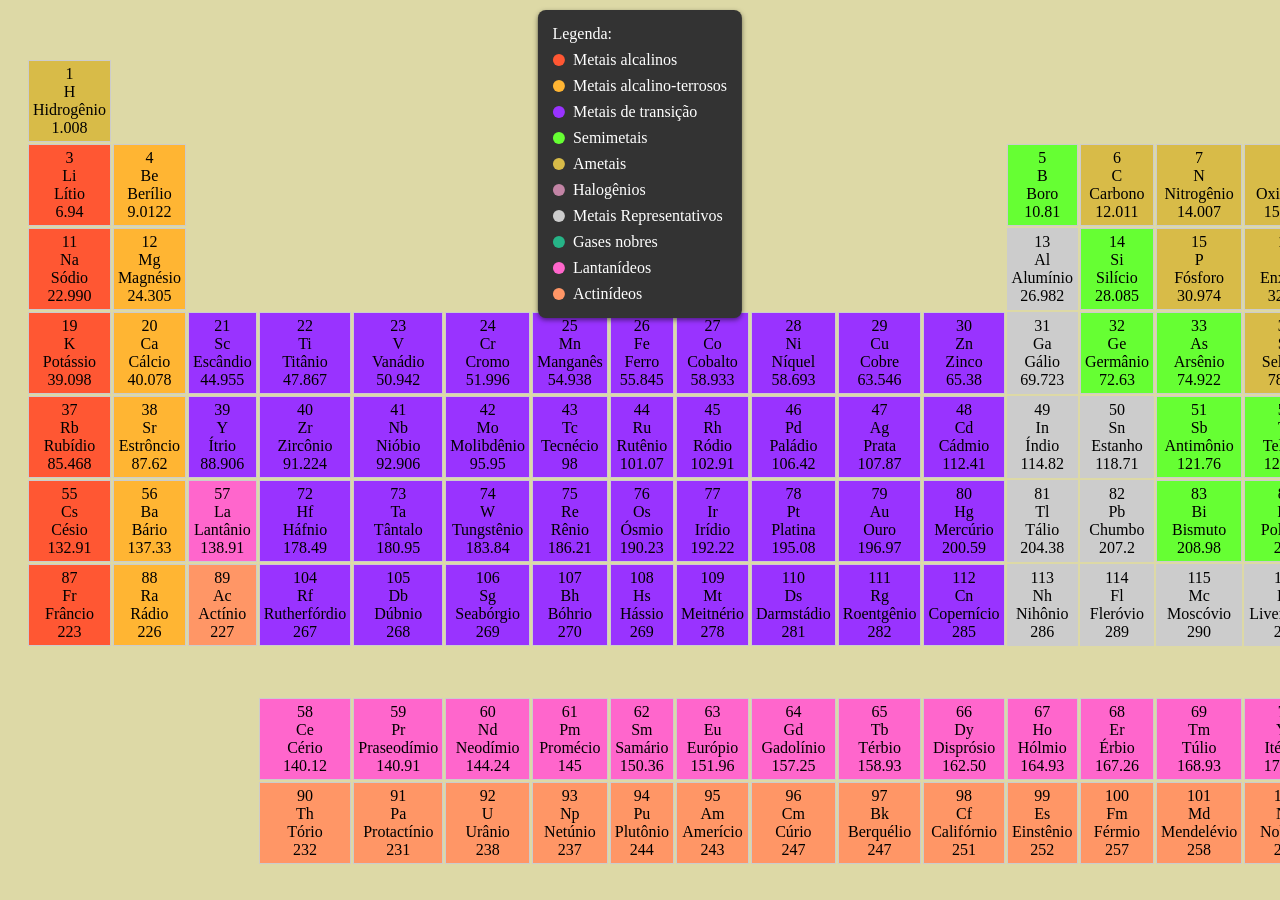
<file: PROJETO QUI/tabela periodica/index.html>
<!DOCTYPE html>
<html lang="pt-br">
<head>
    <meta charset="UTF-8">
    <meta name="viewport" content="width=device-width, initial-scale=1.0">
    <title>Tabela Periodica</title>
    <link rel="stylesheet" href="style.css">
    <link rel="icon" type="imagem/jpg" href="/tabela periodica/pngwing.com (5).png">
</head>
<body>
    
    <div class="container">
        <div class="hid">
            <div class="number">1</div>
            <div class="symbol">H</div>
            <div class="name">Hidrogênio</div>
            <div class="mass">1.008</div>
        </div>
        <div class="helio">
            <div class="number">2</div>
            <div class="symbol">He</div>
            <div class="name">Hélio</div>
            <div class="mass">4.0026</div>
        </div>
        <div class="litio">
            <div class="number">3</div>
            <div class="symbol">Li</div>
            <div class="name">Lítio</div>
            <div class="mass">6.94</div>
        </div>
        <div class="element">
            <div class="number">4</div>
            <div class="symbol">Be</div>
            <div class="name">Berílio</div>
            <div class="mass">9.0122</div>
        </div>
        
        <div class="boro">
            <div class="number">5</div>
            <div class="symbol">B</div>
            <div class="name">Boro</div>
            <div class="mass">10.81</div>
        </div>
        <div class="element">
            <div class="number">6</div>
            <div class="symbol">C</div>
            <div class="name">Carbono</div>
            <div class="mass">12.011</div>
        </div>
        <div class="element">
            <div class="number">7</div>
            <div class="symbol">N</div>
            <div class="name">Nitrogênio</div>
            <div class="mass">14.007</div>
        </div>
        <div class="element">
            <div class="number">8</div>
            <div class="symbol">O</div>
            <div class="name">Oxigênio</div>
            <div class="mass">15.999</div>
        </div>
        <div class="element">
            <div class="number">9</div>
            <div class="symbol">F</div>
            <div class="name">Flúor</div>
            <div class="mass">18.998</div>
        </div>
        <div class="element">
            <div class="number">10</div>
            <div class="symbol">Ne</div>
            <div class="name">Neônio</div>
            <div class="mass">20.180</div>
        </div>
        <div class="sodio">
            <div class="number">11</div>
            <div class="symbol">Na</div>
            <div class="name">Sódio</div>
            <div class="mass">22.990</div>
        </div>
        <div class="element">
            <div class="number">12</div>
            <div class="symbol">Mg</div>
            <div class="name">Magnésio</div>
            <div class="mass">24.305</div>
        </div>
        <div class="aluminio">
            <div class="number">13</div>
            <div class="symbol">Al</div>
            <div class="name">Alumínio</div>
            <div class="mass">26.982</div>
        </div>
        <div class="element">
            <div class="number">14</div>
            <div class="symbol">Si</div>
            <div class="name">Silício</div>
            <div class="mass">28.085</div>
        </div>
        <div class="element">
            <div class="number">15</div>
            <div class="symbol">P</div>
            <div class="name">Fósforo</div>
            <div class="mass">30.974</div>
        </div>
        <div class="element">
            <div class="number">16</div>
            <div class="symbol">S</div>
            <div class="name">Enxofre</div>
            <div class="mass">32.06</div>
        </div>
        <div class="element">
            <div class="number">17</div>
            <div class="symbol">Cl</div>
            <div class="name">Cloro</div>
            <div class="mass">35.45</div>
        </div>
        <div class="element">
            <div class="number">18</div>
            <div class="symbol">Ar</div>
            <div class="name">Argônio</div>
            <div class="mass">39.948</div>
        </div>
        <div class="potassio">
            <div class="number">19</div>
            <div class="symbol">K</div>
            <div class="name">Potássio</div>
            <div class="mass">39.098</div>
        </div>
        <div class="element">
            <div class="number">20</div>
            <div class="symbol">Ca</div>
            <div class="name">Cálcio</div>
            <div class="mass">40.078</div>
        </div>
        <div class="element">
            <div class="number">21</div>
            <div class="symbol">Sc</div>
            <div class="name">Escândio</div>
            <div class="mass">44.955</div>
        </div>
        <div class="element">
            <div class="number">22</div>
            <div class="symbol">Ti</div>
            <div class="name">Titânio</div>
            <div class="mass">47.867</div>
        </div>
        <div class="element">
            <div class="number">23</div>
            <div class="symbol">V</div>
            <div class="name">Vanádio</div>
            <div class="mass">50.942</div>
        </div>
        <div class="element">
            <div class="number">24</div>
            <div class="symbol">Cr</div>
            <div class="name">Cromo</div>
            <div class="mass">51.996</div>
        </div>
        <div class="element">
            <div class="number">25</div>
            <div class="symbol">Mn</div>
            <div class="name">Manganês</div>
            <div class="mass">54.938</div>
        </div>
        <div class="element">
            <div class="number">26</div>
            <div class="symbol">Fe</div>
            <div class="name">Ferro</div>
            <div class="mass">55.845</div>
        </div>
        <div class="element">
            <div class="number">27</div>
            <div class="symbol">Co</div>
            <div class="name">Cobalto</div>
            <div class="mass">58.933</div>
        </div>
        <div class="element">
            <div class="number">28</div>
            <div class="symbol">Ni</div>
            <div class="name">Níquel</div>
            <div class="mass">58.693</div>
        </div>
        <div class="element">
            <div class="number">29</div>
            <div class="symbol">Cu</div>
            <div class="name">Cobre</div>
            <div class="mass">63.546</div>
        </div>
        <div class="element">
            <div class="number">30</div>
            <div class="symbol">Zn</div>
            <div class="name">Zinco</div>
            <div class="mass">65.38</div>
        </div>
        <div class="element">
            <div class="number">31</div>
            <div class="symbol">Ga</div>
            <div class="name">Gálio</div>
            <div class="mass">69.723</div>
        </div>
        <div class="element">
            <div class="number">32</div>
            <div class="symbol">Ge</div>
            <div class="name">Germânio</div>
            <div class="mass">72.63</div>
        </div>
        <div class="element">
            <div class="number">33</div>
            <div class="symbol">As</div>
            <div class="name">Arsênio</div>
            <div class="mass">74.922</div>
        </div>
        <div class="element">
            <div class="number">34</div>
            <div class="symbol">Se</div>
            <div class="name">Selênio</div>
            <div class="mass">78.96</div>
        </div>
        <div class="element">
            <div class="number">35</div>
            <div class="symbol">Br</div>
            <div class="name">Bromo</div>
            <div class="mass">79.904</div>
        </div>
        <div class="criptonio">
            <div class="number">36</div>
            <div class="symbol">Kr</div>
            <div class="name">Criptônio</div>
            <div class="mass">83.798</div>
        </div>
        <div class="rubidio">
            <div class="number">37</div>
            <div class="symbol">Rb</div>
            <div class="name">Rubídio</div>
            <div class="mass">85.468</div>
        </div>
        <div class="element">
            <div class="number">38</div>
            <div class="symbol">Sr</div>
            <div class="name">Estrôncio</div>
            <div class="mass">87.62</div>
        </div>
        <div class="element">
            <div class="number">39</div>
            <div class="symbol">Y</div>
            <div class="name">Ítrio</div>
            <div class="mass">88.906</div>
        </div>
        <div class="element">
            <div class="number">40</div>
            <div class="symbol">Zr</div>
            <div class="name">Zircônio</div>
            <div class="mass">91.224</div>
        </div>
        <div class="element">
            <div class="number">41</div>
            <div class="symbol">Nb</div>
            <div class="name">Nióbio</div>
            <div class="mass">92.906</div>
        </div>
        <div class="element">
            <div class="number">42</div>
            <div class="symbol">Mo</div>
            <div class="name">Molibdênio</div>
            <div class="mass">95.95</div>
        </div>
        <div class="element">
            <div class="number">43</div>
            <div class="symbol">Tc</div>
            <div class="name">Tecnécio</div>
            <div class="mass">98</div>
        </div>
        <div class="element">
            <div class="number">44</div>
            <div class="symbol">Ru</div>
            <div class="name">Rutênio</div>
            <div class="mass">101.07</div>
        </div>
        <div class="element">
            <div class="number">45</div>
            <div class="symbol">Rh</div>
            <div class="name">Ródio</div>
            <div class="mass">102.91</div>
        </div>
        <div class="element">
            <div class="number">46</div>
            <div class="symbol">Pd</div>
            <div class="name">Paládio</div>
            <div class="mass">106.42</div>
        </div>
        <div class="element">
            <div class="number">47</div>
            <div class="symbol">Ag</div>
            <div class="name">Prata</div>
            <div class="mass">107.87</div>
        </div>
        <div class="element">
            <div class="number">48</div>
            <div class="symbol">Cd</div>
            <div class="name">Cádmio</div>
            <div class="mass">112.41</div>
        </div>
        <div class="element">
            <div class="number">49</div>
            <div class="symbol">In</div>
            <div class="name">Índio</div>
            <div class="mass">114.82</div>
        </div>
        <div class="element">
            <div class="number">50</div>
            <div class="symbol">Sn</div>
            <div class="name">Estanho</div>
            <div class="mass">118.71</div>
        </div>
        <div class="element">
            <div class="number">51</div>
            <div class="symbol">Sb</div>
            <div class="name">Antimônio</div>
            <div class="mass">121.76</div>
        </div>
        <div class="element">
            <div class="number">52</div>
            <div class="symbol">Te</div>
            <div class="name">Telúrio</div>
            <div class="mass">127.60</div>
        </div>

        <div class="element">
            <div class="number">53</div>
            <div class="symbol">I</div>
            <div class="name">Iodo</div>
            <div class="mass">126.90</div>
        </div>
        <div class="element">
            <div class="number">54</div>
            <div class="symbol">Xe</div>
            <div class="name">Xenônio</div>
            <div class="mass">131.29</div>
        </div>
        <div class="cesio">
            <div class="number">55</div>
            <div class="symbol">Cs</div>
            <div class="name">Césio</div>
            <div class="mass">132.91</div>
        </div>
        <div class="element">
            <div class="number">56</div>
            <div class="symbol">Ba</div>
            <div class="name">Bário</div>
            <div class="mass">137.33</div>
        </div>
        <div class="element">
            <div class="number">57</div>
            <div class="symbol">La</div>
            <div class="name">Lantânio</div>
            <div class="mass">138.91</div>
        </div>
        
        <div class="element">
            <div class="number">72</div>
            <div class="symbol">Hf</div>
            <div class="name">Háfnio</div>
            <div class="mass">178.49</div>
        </div>
        <div class="element">
            <div class="number">73</div>
            <div class="symbol">Ta</div>
            <div class="name">Tântalo</div>
            <div class="mass">180.95</div>
        </div>
        <div class="element">
            <div class="number">74</div>
            <div class="symbol">W</div>
            <div class="name">Tungstênio</div>
            <div class="mass">183.84</div>
        </div>
        <div class="element">
            <div class="number">75</div>
            <div class="symbol">Re</div>
            <div class="name">Rênio</div>
            <div class="mass">186.21</div>
        </div>
        <div class="element">
            <div class="number">76</div>
            <div class="symbol">Os</div>
            <div class="name">Ósmio</div>
            <div class="mass">190.23</div>
        </div>
        <div class="element">
            <div class="number">77</div>
            <div class="symbol">Ir</div>
            <div class="name">Irídio</div>
            <div class="mass">192.22</div>
        </div>
        <div class="element">
            <div class="number">78</div>
            <div class="symbol">Pt</div>
            <div class="name">Platina</div>
            <div class="mass">195.08</div>
        </div>
        <div class="element">
            <div class="number">79</div>
            <div class="symbol">Au</div>
            <div class="name">Ouro</div>
            <div class="mass">196.97</div>
        </div>
        <div class="element">
            <div class="number">80</div>
            <div class="symbol">Hg</div>
            <div class="name">Mercúrio</div>
            <div class="mass">200.59</div>
        </div>
        <div class="element">
            <div class="number">81</div>
            <div class="symbol">Tl</div>
            <div class="name">Tálio</div>
            <div class="mass">204.38</div>
        </div>
        <div class="element">
            <div class="number">82</div>
            <div class="symbol">Pb</div>
            <div class="name">Chumbo</div>
            <div class="mass">207.2</div>
        </div>
        <div class="element">
            <div class="number">83</div>
            <div class="symbol">Bi</div>
            <div class="name">Bismuto</div>
            <div class="mass">208.98</div>
        </div>
        <div class="element">
            <div class="number">84</div>
            <div class="symbol">Po</div>
            <div class="name">Polônio</div>
            <div class="mass">209</div>
        </div>
        <div class="element">
            <div class="number">85</div>
            <div class="symbol">At</div>
            <div class="name">Astato</div>
            <div class="mass">210</div>
        </div>
        <div class="element">
            <div class="number">86</div>
            <div class="symbol">Rn</div>
            <div class="name">Radônio</div>
            <div class="mass">222</div>
        </div>
        <div class="francio">
            <div class="number">87</div>
            <div class="symbol">Fr</div>
            <div class="name">Frâncio</div>
            <div class="mass">223</div>
        </div>
        <div class="element">
            <div class="number">88</div>
            <div class="symbol">Ra</div>
            <div class="name">Rádio</div>
            <div class="mass">226</div>
        </div>
        <div class="element">
            <div class="number">89</div>
            <div class="symbol">Ac</div>
            <div class="name">Actínio</div>
            <div class="mass">227</div>
        </div>
        <div class="element">
            <div class="number">104</div>
            <div class="symbol">Rf</div>
            <div class="name">Rutherfórdio</div>
            <div class="mass">267</div>
        </div>
        <div class="element">
            <div class="number">105</div>
            <div class="symbol">Db</div>
            <div class="name">Dúbnio</div>
            <div class="mass">268</div>
        </div>
        <div class="element">
            <div class="number">106</div>
            <div class="symbol">Sg</div>
            <div class="name">Seabórgio</div>
            <div class="mass">269</div>
        </div>
        <div class="element">
            <div class="number">107</div>
            <div class="symbol">Bh</div>
            <div class="name">Bóhrio</div>
            <div class="mass">270</div>
        </div>
        <div class="element">
            <div class="number">108</div>
            <div class="symbol">Hs</div>
            <div class="name">Hássio</div>
            <div class="mass">269</div>
        </div>
        <div class="element">
            <div class="number">109</div>
            <div class="symbol">Mt</div>
            <div class="name">Meitnério</div>
            <div class="mass">278</div>
        </div>
        <div class="element">
            <div class="number">110</div>
            <div class="symbol">Ds</div>
            <div class="name">Darmstádio</div>
            <div class="mass">281</div>
        </div>
        <div class="element">
            <div class="number">111</div>
            <div class="symbol">Rg</div>
            <div class="name">Roentgênio</div>
            <div class="mass">282</div>
        </div>
        <div class="element">
            <div class="number">112</div>
            <div class="symbol">Cn</div>
            <div class="name">Copernício</div>
            <div class="mass">285</div>
        </div>
        <div class="element">
            <div class="number">113</div>
            <div class="symbol">Nh</div>
            <div class="name">Nihônio</div>
            <div class="mass">286</div>
        </div>
        <div class="element">
            <div class="number">114</div>
            <div class="symbol">Fl</div>
            <div class="name">Fleróvio</div>
            <div class="mass">289</div>
        </div>
        <div class="element">
            <div class="number">115</div>
            <div class="symbol">Mc</div>
            <div class="name">Moscóvio</div>
            <div class="mass">290</div>
        </div>
        <div class="element">
            <div class="number">116</div>
            <div class="symbol">Lv</div>
            <div class="name">Livermório</div>
            <div class="mass">293</div>
        </div>
        <div class="element">
            <div class="number">117</div>
            <div class="symbol">Ts</div>
            <div class="name">Tenessino</div>
            <div class="mass">294</div>
        </div>
        <div class="oga">
            <div class="number">118</div>
            <div class="symbol">Og</div>
            <div class="name">Oganesónio</div>
            <div class="mass">294</div
        </div>
    </div>
        
        <div class="cerio">
            <div class="number">58</div>
            <div class="symbol">Ce</div>
            <div class="name">Cério</div>
            <div class="mass">140.12</div>
                
        </div>
        <div class="element">
            <div class="number">59</div>
            <div class="symbol">Pr</div>
            <div class="name">Praseodímio</div>
            <div class="mass">140.91</div>
        </div>
        <div class="element">
            <div class="number">60</div>
            <div class="symbol">Nd</div>
            <div class="name">Neodímio</div>
            <div class="mass">144.24</div>
        </div>
        <div class="element">
            <div class="number">61</div>
            <div class="symbol">Pm</div>
            <div class="name">Promécio</div>
            <div class="mass">145</div>
        </div>
        <div class="element">
            <div class="number">62</div>
            <div class="symbol">Sm</div>
            <div class="name">Samário</div>
            <div class="mass">150.36</div>
        </div>
        <div class="element">
            <div class="number">63</div>
            <div class="symbol">Eu</div>
            <div class="name">Európio</div>
            <div class="mass">151.96</div>
        </div>
        <div class="element">
            <div class="number">64</div>
            <div class="symbol">Gd</div>
            <div class="name">Gadolínio</div>
            <div class="mass">157.25</div>
        </div>
        <div class="element">
            <div class="number">65</div>
            <div class="symbol">Tb</div>
            <div class="name">Térbio</div>
            <div class="mass">158.93</div>
        </div>
        <div class="element">
            <div class="number">66</div>
            <div class="symbol">Dy</div>
            <div class="name">Disprósio</div>
            <div class="mass">162.50</div>
        </div>
        <div class="element">
            <div class="number">67</div>
            <div class="symbol">Ho</div>
            <div class="name">Hólmio</div>
            <div class="mass">164.93</div>
        </div>
        <div class="element">
            <div class="number">68</div>
            <div class="symbol">Er</div>
            <div class="name">Érbio</div>
            <div class="mass">167.26</div>
        </div>
        <div class="element">
            <div class="number">69</div>
            <div class="symbol">Tm</div>
            <div class="name">Túlio</div>
            <div class="mass">168.93</div>
        </div>
        <div class="element">
            <div class="number">70</div>
            <div class="symbol">Yb</div>
            <div class="name">Itérbio</div>
            <div class="mass">173.05</div>
        </div>
        <div class="lutecio">
            <div class="number">71</div>
            <div class="symbol">Lu</div>
            <div class="name">Lutécio</div>
            <div class="mass">174.97</div>
        </div>
        <div class="torio">
            <div class="number">90</div>
            <div class="symbol">Th</div>
            <div class="name">Tório</div>
            <div class="mass">232</div>
        </div>
        <div class="element">
            <div class="number">91</div>
            <div class="symbol">Pa</div>
            <div class="name">Protactínio</div>
            <div class="mass">231</div>
        </div>
        <div class="element">
            <div class="number">92</div>
            <div class="symbol">U</div>
            <div class="name">Urânio</div>
            <div class="mass">238</div>
        </div>
        <div class="element">
            <div class="number">93</div>
            <div class="symbol">Np</div>
            <div class="name">Netúnio</div>
            <div class="mass">237</div>
        </div>
        <div class="element">
            <div class="number">94</div>
            <div class="symbol">Pu</div>
            <div class="name">Plutônio</div>
            <div class="mass">244</div>
        </div>
        <div class="element">
            <div class="number">95</div>
            <div class="symbol">Am</div>
            <div class="name">Amerício</div>
            <div class="mass">243</div>
        </div>
        <div class="element">
            <div class="number">96</div>
            <div class="symbol">Cm</div>
            <div class="name">Cúrio</div>
            <div class="mass">247</div>
        </div>
        <div class="element">
            <div class="number">97</div>
            <div class="symbol">Bk</div>
            <div class="name">Berquélio</div>
            <div class="mass">247</div>
        </div>
        <div class="element">
            <div class="number">98</div>
            <div class="symbol">Cf</div>
            <div class="name">Califórnio</div>
            <div class="mass">251</div>
        </div>
        <div class="element">
            <div class="number">99</div>
            <div class="symbol">Es</div>
            <div class="name">Einstênio</div>
            <div class="mass">252</div>
        </div>
        <div class="element">
            <div class="number">100</div>
            <div class="symbol">Fm</div>
            <div class="name">Férmio</div>
            <div class="mass">257</div>
        </div>
        <div class="element">
            <div class="number">101</div>
            <div class="symbol">Md</div>
            <div class="name">Mendelévio</div>
            <div class="mass">258</div>
        </div>
        <div class="element">
            <div class="number">102</div>
            <div class="symbol">No</div>
            <div class="name">Nobélio</div>
            <div class="mass">259</div>
        </div>
        <div class="element">
            <div class="number">103</div>
            <div class="symbol">Lr</div>
            <div class="name">Laurêncio</div>
            <div class="mass">262</div>
        </div>



    </div>

    <div id="legenda" class="legenda">
        <ul>
            <li>Legenda:</li>
            <li><span class="circle alcalino"></span> Metais alcalinos</li>
            <li><span class="circle alcalinoterroso"></span> Metais alcalino-terrosos</li>
            <li><span class="circle transicao"></span> Metais de transição</li>
            <li><span class="circle semi-metais"></span> Semimetais</li>
            <li><span class="circle ametais"></span> Ametais </li>
            <li><span class="circle halogenios"></span> Halogênios</li>
            <li><span class="circle represent"></span> Metais Representativos</li>
            <li><span class="circle gasesnobres"></span> Gases nobres</li>
            <li><span class="circle lantanideos"></span> Lantanídeos</li>
            <li><span class="circle actinideos"></span> Actinídeos</li>
            
        </ul>
    </div>
    <script src="script.js" ></script>
</body>
</html>
</file>
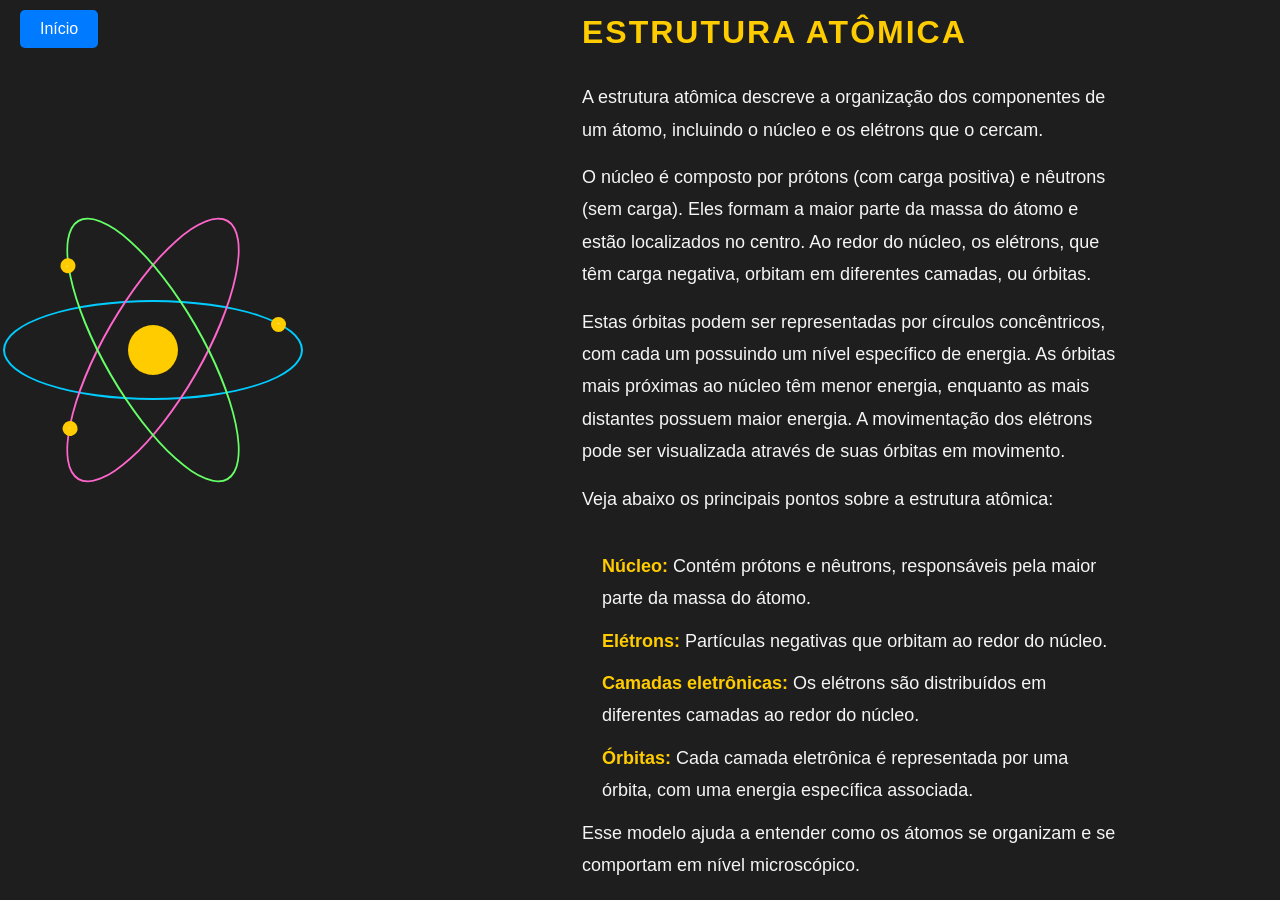
<file: PROJETO QUI/tabela periodica/estruturaA.html>
<!DOCTYPE html>
<html lang="pt-br">
<head>
    <meta charset="UTF-8">
    <meta name="viewport" content="width=device-width, initial-scale=1.0">
    <title>Estrutura Atômica</title>
    <link rel="icon" href="../tabela periodica/assets/ATOMO.png" type="image/png">
    <style>
        * {
            margin: 0;
            padding: 0;
            box-sizing: border-box;
        }

        body {
            background: #1e1e1e;
            color: #fff;
            font-family: Arial, sans-serif;
            display: flex;
            justify-content: center;
            align-items: center;
            height: 100vh;
            text-align: center;
        }

        .container {
            display: flex;
            justify-content: space-between;
            width: 80%;
            max-width: 1200px;
            height: 100%; 
            padding: 50px 0; 
        }

        .atom {
            display: flex;
            align-items: center;
            justify-content: center;
            height: 500px;
            margin-top: 50px; 
        }

        .radius {
            display: flex;
            align-items: center;
            justify-content: center;
            width: 50px;
            height: 50px;
            background: #ffcc00; 
            border-radius: 50%;
            animation: spin 4s infinite linear;
        }

        .orbit {
            position: absolute;
            border-radius: 70%;
            width: 100px;
            height: 300px;
            border: 2px solid #ccc;
        }

        .orbit1 {
            transform: rotate(90deg);
            border-color: #00ccff; 
        }

        .orbit2 {
            transform: rotate(30deg);
            border-color: #ff66cc; 
        }

        .orbit3 {
            transform: rotate(-30deg);
            border-color: #66ff66; 
        }

        @keyframes spin {
            to { transform: rotate(360deg); }
        }

        .orbit1 .electron,
        .orbit2 .electron,
        .orbit3 .electron {
            position: absolute;
            width: 15px;
            height: 15px;
            background: #ffcc00; 
            border-radius: 50%;
            display: flex;
            justify-content: center;
            align-items: center;
        }

        .orbit1 .electron {
            top: 15px;
            left: 15px;
        }

        .orbit2 .electron {
            top: 250px;
            left: 8px;
        }

        .orbit3 .electron {
            top: 25px;
            left: 9px;
        }

        span {
            font-size: 5pt;
            
            transform: rotate(90deg);
        }

        .explanation {
            
            padding: 30px;
            border-radius: 15px;
            max-width: 600px;
            
            line-height: 1.8;
            text-align: left;
            
            color: #f5f5f5;
            display: flex;
            flex-direction: column;
            justify-content: center;
            height: auto;
        }

        .explanation h2 {
            font-size: 32px;
            margin-bottom: 20px;
            color: #ffcc00;
            text-transform: uppercase;
            letter-spacing: 2px;
        }

        .explanation p {
            font-size: 18px;
            margin-bottom: 15px;
        }

        .explanation ul {
            margin-top: 20px;
            list-style: none;
            
            padding-left: 20px;
        }

        .explanation ul li {
           
            font-size: 18px;
            margin-bottom: 10px;
            position: relative;
        }

        .explanation ul li::before {
            position: absolute;
            left: 0;
            top: 0;
            font-size: 20px;
            
        }

        .gold{
          color: #ffcc00;
          font-size: 18px;
          margin-bottom: 10px;
        }

        
    </style>
</head>
<body>

  <div style="position: fixed; top: 0; width: 100%;  padding: 10px;  text-align: left;">
    <button 
        style="background-color: #007bff;; color: white; padding: 10px 20px; border: none; border-radius: 5px; cursor: pointer; font-size: 16px; margin-left: 10px;" 
        onclick="location.href='home.html'">
        Início
    </button>
  </div>

    <div class="container">
        <div class="atom">
            <div class="radius">
                <div class="orbit orbit1">
                    <div class="electron"><span>-</span></div>
                </div>
                <div class="orbit orbit2">
                    <div class="electron"><span>-</span></div>
                </div>
                <div class="orbit orbit3">
                    <div class="electron"><span>-</span></div>
                </div>
            </div>
        </div>

        <div class="explanation">
            <h2>Estrutura Atômica</h2>
            <p>A estrutura atômica descreve a organização dos componentes de um átomo, incluindo o núcleo e os elétrons que o cercam.</p>
            <p>O núcleo é composto por prótons (com carga positiva) e nêutrons (sem carga). Eles formam a maior parte da massa do átomo e estão localizados no centro. Ao redor do núcleo, os elétrons, que têm carga negativa, orbitam em diferentes camadas, ou órbitas.</p>
            <p>Estas órbitas podem ser representadas por círculos concêntricos, com cada um possuindo um nível específico de energia. As órbitas mais próximas ao núcleo têm menor energia, enquanto as mais distantes possuem maior energia. A movimentação dos elétrons pode ser visualizada através de suas órbitas em movimento.</p>
            <p>Veja abaixo os principais pontos sobre a estrutura atômica:</p>
            <ul>
                <li><strong><span class="gold">Núcleo:</span></strong> Contém prótons e nêutrons, responsáveis pela maior parte da massa do átomo.</li>
                <li><strong><span class="gold">Elétrons:</span></strong> Partículas negativas que orbitam ao redor do núcleo.</li>
                <li><strong><span class="gold">Camadas eletrônicas:</span></strong> Os elétrons são distribuídos em diferentes camadas ao redor do núcleo.</li>
                <li><strong><span class="gold">Órbitas:</span></strong> Cada camada eletrônica é representada por uma órbita, com uma energia específica associada.</li>
            </ul>
            <p>Esse modelo ajuda a entender como os átomos se organizam e se comportam em nível microscópico.</p>
        </div>
    </div>

</body>
</html>
</file>
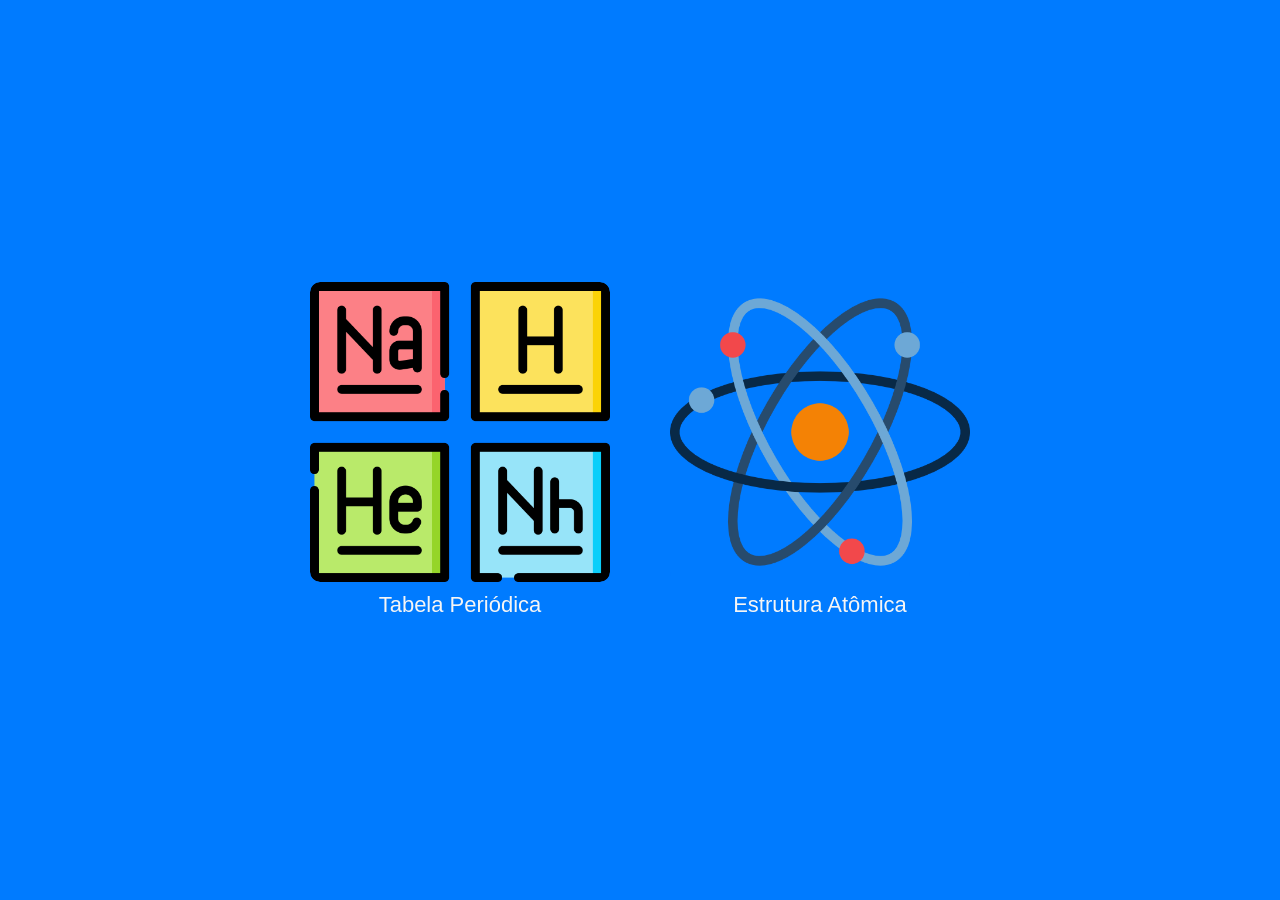
<file: PROJETO QUI/tabela periodica/home.html>
<!DOCTYPE html>
<html lang="pt-br">
<head>
    <meta charset="UTF-8">
    <meta name="viewport" content="width=device-width, initial-scale=1.0">
    <title>Química Geral</title>
    <link rel="icon" href="../tabela periodica/assets/favicon.png" type="image/png">

    <style>
        body {
            display: flex;
            justify-content: center;
            align-items: center;
            flex-direction: column;
            min-height: 100vh;
            margin: 0;
            background-color: #007bff;
            color: whitesmoke;
        }

        .button-container {
            display: flex;
            gap: 60px; 
            justify-content: center;
            align-items: center;
        }

        .button-wrapper {
            text-align: center;
        }

        .button {
            display: block;
            width: 300px;
            height: 300px;
            border: none;
            background-color: #007bff;
            border-radius: 10px;
            cursor: pointer;
            padding: 0;
            position: relative;
            overflow: hidden;
        }

        .button img {
            width: 100%;
            height: 100%;
            object-fit: cover;
            border-radius: 10px;
        }

        .caption {
            margin-top: 10px;
            font-size: 22px; 
            font-family: Arial, Helvetica, sans-serif;
            color: whitesmoke;
        }

        .button:hover {
            transform: scale(1.05);
            transition: transform 0.3s ease;
        }

        h1 {
            font-family: Arial, Helvetica, sans-serif;
            text-align: center;
        }

        hr {
            border: 1px solid whitesmoke;
            width: 80%;
        }
    </style>
</head>

<body>
    

    <div class="button-container">
        <div class="button-wrapper">
            <button class="button">
                <a href="tabelaP.html">
                <img src="../tabela periodica/assets/TABELA.png" alt="Tabela Periódica"></a>
            </button>
            <div class="caption">Tabela Periódica</div>
        </div>

        <div class="button-wrapper">
            <button class="button">
                <a href="estruturaA.html">
                <img src="../tabela periodica/assets/ATOMO.png" alt="Estrutura Atômica"></a>
            </button>
            <div class="caption">Estrutura Atômica</div>
        </div>
    </div>
</body>
</html>
</file>
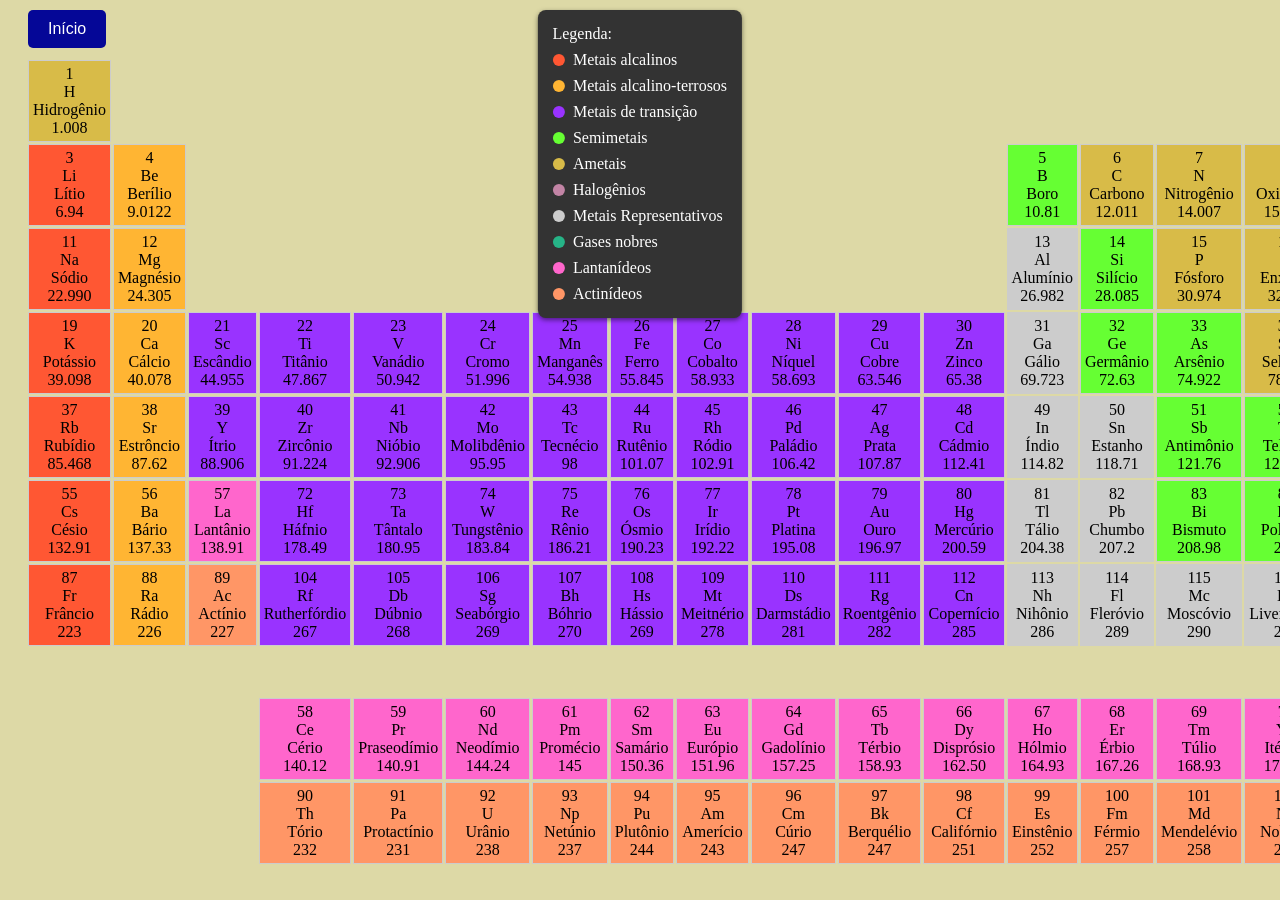
<file: PROJETO QUI/tabela periodica/tabelaP.html>
<!DOCTYPE html>
<html lang="pt-br">
<head>
    <meta charset="UTF-8">
    <meta name="viewport" content="width=device-width, initial-scale=1.0">
    <title>Tabela Periodica</title>
    <link rel="icon" href="../tabela periodica/assets/TABELA.png" type="image/png">
    <link rel="stylesheet" href="style.css">
    <link rel="icon" type="imagem/jpg" href="/tabela periodica/pngwing.com (5).png">
</head>
<body>

    
    <div style="position: fixed; top: 0; width: 100%;  padding: 10px;  text-align: left;">
        <button 
            style="background-color: #050797; color: white; padding: 10px 20px; border: none; border-radius: 5px; cursor: pointer; font-size: 16px; margin-left: 10px;" 
            onclick="location.href='home.html'">
            Início
        </button>
    </div>

    <div class="container">
        <div class="hid">
            <div class="number">1</div>
            <div class="symbol">H</div>
            <div class="name">Hidrogênio</div>
            <div class="mass">1.008</div>
        </div>
        <div class="helio">
            <div class="number">2</div>
            <div class="symbol">He</div>
            <div class="name">Hélio</div>
            <div class="mass">4.0026</div>
        </div>
        <div class="litio">
            <div class="number">3</div>
            <div class="symbol">Li</div>
            <div class="name">Lítio</div>
            <div class="mass">6.94</div>
        </div>
        <div class="element">
            <div class="number">4</div>
            <div class="symbol">Be</div>
            <div class="name">Berílio</div>
            <div class="mass">9.0122</div>
        </div>
        
        <div class="boro">
            <div class="number">5</div>
            <div class="symbol">B</div>
            <div class="name">Boro</div>
            <div class="mass">10.81</div>
        </div>
        <div class="element">
            <div class="number">6</div>
            <div class="symbol">C</div>
            <div class="name">Carbono</div>
            <div class="mass">12.011</div>
        </div>
        <div class="element">
            <div class="number">7</div>
            <div class="symbol">N</div>
            <div class="name">Nitrogênio</div>
            <div class="mass">14.007</div>
        </div>
        <div class="element">
            <div class="number">8</div>
            <div class="symbol">O</div>
            <div class="name">Oxigênio</div>
            <div class="mass">15.999</div>
        </div>
        <div class="element">
            <div class="number">9</div>
            <div class="symbol">F</div>
            <div class="name">Flúor</div>
            <div class="mass">18.998</div>
        </div>
        <div class="element">
            <div class="number">10</div>
            <div class="symbol">Ne</div>
            <div class="name">Neônio</div>
            <div class="mass">20.180</div>
        </div>
        <div class="sodio">
            <div class="number">11</div>
            <div class="symbol">Na</div>
            <div class="name">Sódio</div>
            <div class="mass">22.990</div>
        </div>
        <div class="element">
            <div class="number">12</div>
            <div class="symbol">Mg</div>
            <div class="name">Magnésio</div>
            <div class="mass">24.305</div>
        </div>
        <div class="aluminio">
            <div class="number">13</div>
            <div class="symbol">Al</div>
            <div class="name">Alumínio</div>
            <div class="mass">26.982</div>
        </div>
        <div class="element">
            <div class="number">14</div>
            <div class="symbol">Si</div>
            <div class="name">Silício</div>
            <div class="mass">28.085</div>
        </div>
        <div class="element">
            <div class="number">15</div>
            <div class="symbol">P</div>
            <div class="name">Fósforo</div>
            <div class="mass">30.974</div>
        </div>
        <div class="element">
            <div class="number">16</div>
            <div class="symbol">S</div>
            <div class="name">Enxofre</div>
            <div class="mass">32.06</div>
        </div>
        <div class="element">
            <div class="number">17</div>
            <div class="symbol">Cl</div>
            <div class="name">Cloro</div>
            <div class="mass">35.45</div>
        </div>
        <div class="element">
            <div class="number">18</div>
            <div class="symbol">Ar</div>
            <div class="name">Argônio</div>
            <div class="mass">39.948</div>
        </div>
        <div class="potassio">
            <div class="number">19</div>
            <div class="symbol">K</div>
            <div class="name">Potássio</div>
            <div class="mass">39.098</div>
        </div>
        <div class="element">
            <div class="number">20</div>
            <div class="symbol">Ca</div>
            <div class="name">Cálcio</div>
            <div class="mass">40.078</div>
        </div>
        <div class="element">
            <div class="number">21</div>
            <div class="symbol">Sc</div>
            <div class="name">Escândio</div>
            <div class="mass">44.955</div>
        </div>
        <div class="element">
            <div class="number">22</div>
            <div class="symbol">Ti</div>
            <div class="name">Titânio</div>
            <div class="mass">47.867</div>
        </div>
        <div class="element">
            <div class="number">23</div>
            <div class="symbol">V</div>
            <div class="name">Vanádio</div>
            <div class="mass">50.942</div>
        </div>
        <div class="element">
            <div class="number">24</div>
            <div class="symbol">Cr</div>
            <div class="name">Cromo</div>
            <div class="mass">51.996</div>
        </div>
        <div class="element">
            <div class="number">25</div>
            <div class="symbol">Mn</div>
            <div class="name">Manganês</div>
            <div class="mass">54.938</div>
        </div>
        <div class="element">
            <div class="number">26</div>
            <div class="symbol">Fe</div>
            <div class="name">Ferro</div>
            <div class="mass">55.845</div>
        </div>
        <div class="element">
            <div class="number">27</div>
            <div class="symbol">Co</div>
            <div class="name">Cobalto</div>
            <div class="mass">58.933</div>
        </div>
        <div class="element">
            <div class="number">28</div>
            <div class="symbol">Ni</div>
            <div class="name">Níquel</div>
            <div class="mass">58.693</div>
        </div>
        <div class="element">
            <div class="number">29</div>
            <div class="symbol">Cu</div>
            <div class="name">Cobre</div>
            <div class="mass">63.546</div>
        </div>
        <div class="element">
            <div class="number">30</div>
            <div class="symbol">Zn</div>
            <div class="name">Zinco</div>
            <div class="mass">65.38</div>
        </div>
        <div class="element">
            <div class="number">31</div>
            <div class="symbol">Ga</div>
            <div class="name">Gálio</div>
            <div class="mass">69.723</div>
        </div>
        <div class="element">
            <div class="number">32</div>
            <div class="symbol">Ge</div>
            <div class="name">Germânio</div>
            <div class="mass">72.63</div>
        </div>
        <div class="element">
            <div class="number">33</div>
            <div class="symbol">As</div>
            <div class="name">Arsênio</div>
            <div class="mass">74.922</div>
        </div>
        <div class="element">
            <div class="number">34</div>
            <div class="symbol">Se</div>
            <div class="name">Selênio</div>
            <div class="mass">78.96</div>
        </div>
        <div class="element">
            <div class="number">35</div>
            <div class="symbol">Br</div>
            <div class="name">Bromo</div>
            <div class="mass">79.904</div>
        </div>
        <div class="criptonio">
            <div class="number">36</div>
            <div class="symbol">Kr</div>
            <div class="name">Criptônio</div>
            <div class="mass">83.798</div>
        </div>
        <div class="rubidio">
            <div class="number">37</div>
            <div class="symbol">Rb</div>
            <div class="name">Rubídio</div>
            <div class="mass">85.468</div>
        </div>
        <div class="element">
            <div class="number">38</div>
            <div class="symbol">Sr</div>
            <div class="name">Estrôncio</div>
            <div class="mass">87.62</div>
        </div>
        <div class="element">
            <div class="number">39</div>
            <div class="symbol">Y</div>
            <div class="name">Ítrio</div>
            <div class="mass">88.906</div>
        </div>
        <div class="element">
            <div class="number">40</div>
            <div class="symbol">Zr</div>
            <div class="name">Zircônio</div>
            <div class="mass">91.224</div>
        </div>
        <div class="element">
            <div class="number">41</div>
            <div class="symbol">Nb</div>
            <div class="name">Nióbio</div>
            <div class="mass">92.906</div>
        </div>
        <div class="element">
            <div class="number">42</div>
            <div class="symbol">Mo</div>
            <div class="name">Molibdênio</div>
            <div class="mass">95.95</div>
        </div>
        <div class="element">
            <div class="number">43</div>
            <div class="symbol">Tc</div>
            <div class="name">Tecnécio</div>
            <div class="mass">98</div>
        </div>
        <div class="element">
            <div class="number">44</div>
            <div class="symbol">Ru</div>
            <div class="name">Rutênio</div>
            <div class="mass">101.07</div>
        </div>
        <div class="element">
            <div class="number">45</div>
            <div class="symbol">Rh</div>
            <div class="name">Ródio</div>
            <div class="mass">102.91</div>
        </div>
        <div class="element">
            <div class="number">46</div>
            <div class="symbol">Pd</div>
            <div class="name">Paládio</div>
            <div class="mass">106.42</div>
        </div>
        <div class="element">
            <div class="number">47</div>
            <div class="symbol">Ag</div>
            <div class="name">Prata</div>
            <div class="mass">107.87</div>
        </div>
        <div class="element">
            <div class="number">48</div>
            <div class="symbol">Cd</div>
            <div class="name">Cádmio</div>
            <div class="mass">112.41</div>
        </div>
        <div class="element">
            <div class="number">49</div>
            <div class="symbol">In</div>
            <div class="name">Índio</div>
            <div class="mass">114.82</div>
        </div>
        <div class="element">
            <div class="number">50</div>
            <div class="symbol">Sn</div>
            <div class="name">Estanho</div>
            <div class="mass">118.71</div>
        </div>
        <div class="element">
            <div class="number">51</div>
            <div class="symbol">Sb</div>
            <div class="name">Antimônio</div>
            <div class="mass">121.76</div>
        </div>
        <div class="element">
            <div class="number">52</div>
            <div class="symbol">Te</div>
            <div class="name">Telúrio</div>
            <div class="mass">127.60</div>
        </div>

        <div class="element">
            <div class="number">53</div>
            <div class="symbol">I</div>
            <div class="name">Iodo</div>
            <div class="mass">126.90</div>
        </div>
        <div class="element">
            <div class="number">54</div>
            <div class="symbol">Xe</div>
            <div class="name">Xenônio</div>
            <div class="mass">131.29</div>
        </div>
        <div class="cesio">
            <div class="number">55</div>
            <div class="symbol">Cs</div>
            <div class="name">Césio</div>
            <div class="mass">132.91</div>
        </div>
        <div class="element">
            <div class="number">56</div>
            <div class="symbol">Ba</div>
            <div class="name">Bário</div>
            <div class="mass">137.33</div>
        </div>
        <div class="element">
            <div class="number">57</div>
            <div class="symbol">La</div>
            <div class="name">Lantânio</div>
            <div class="mass">138.91</div>
        </div>
        
        <div class="element">
            <div class="number">72</div>
            <div class="symbol">Hf</div>
            <div class="name">Háfnio</div>
            <div class="mass">178.49</div>
        </div>
        <div class="element">
            <div class="number">73</div>
            <div class="symbol">Ta</div>
            <div class="name">Tântalo</div>
            <div class="mass">180.95</div>
        </div>
        <div class="element">
            <div class="number">74</div>
            <div class="symbol">W</div>
            <div class="name">Tungstênio</div>
            <div class="mass">183.84</div>
        </div>
        <div class="element">
            <div class="number">75</div>
            <div class="symbol">Re</div>
            <div class="name">Rênio</div>
            <div class="mass">186.21</div>
        </div>
        <div class="element">
            <div class="number">76</div>
            <div class="symbol">Os</div>
            <div class="name">Ósmio</div>
            <div class="mass">190.23</div>
        </div>
        <div class="element">
            <div class="number">77</div>
            <div class="symbol">Ir</div>
            <div class="name">Irídio</div>
            <div class="mass">192.22</div>
        </div>
        <div class="element">
            <div class="number">78</div>
            <div class="symbol">Pt</div>
            <div class="name">Platina</div>
            <div class="mass">195.08</div>
        </div>
        <div class="element">
            <div class="number">79</div>
            <div class="symbol">Au</div>
            <div class="name">Ouro</div>
            <div class="mass">196.97</div>
        </div>
        <div class="element">
            <div class="number">80</div>
            <div class="symbol">Hg</div>
            <div class="name">Mercúrio</div>
            <div class="mass">200.59</div>
        </div>
        <div class="element">
            <div class="number">81</div>
            <div class="symbol">Tl</div>
            <div class="name">Tálio</div>
            <div class="mass">204.38</div>
        </div>
        <div class="element">
            <div class="number">82</div>
            <div class="symbol">Pb</div>
            <div class="name">Chumbo</div>
            <div class="mass">207.2</div>
        </div>
        <div class="element">
            <div class="number">83</div>
            <div class="symbol">Bi</div>
            <div class="name">Bismuto</div>
            <div class="mass">208.98</div>
        </div>
        <div class="element">
            <div class="number">84</div>
            <div class="symbol">Po</div>
            <div class="name">Polônio</div>
            <div class="mass">209</div>
        </div>
        <div class="element">
            <div class="number">85</div>
            <div class="symbol">At</div>
            <div class="name">Astato</div>
            <div class="mass">210</div>
        </div>
        <div class="element">
            <div class="number">86</div>
            <div class="symbol">Rn</div>
            <div class="name">Radônio</div>
            <div class="mass">222</div>
        </div>
        <div class="francio">
            <div class="number">87</div>
            <div class="symbol">Fr</div>
            <div class="name">Frâncio</div>
            <div class="mass">223</div>
        </div>
        <div class="element">
            <div class="number">88</div>
            <div class="symbol">Ra</div>
            <div class="name">Rádio</div>
            <div class="mass">226</div>
        </div>
        <div class="element">
            <div class="number">89</div>
            <div class="symbol">Ac</div>
            <div class="name">Actínio</div>
            <div class="mass">227</div>
        </div>
        <div class="element">
            <div class="number">104</div>
            <div class="symbol">Rf</div>
            <div class="name">Rutherfórdio</div>
            <div class="mass">267</div>
        </div>
        <div class="element">
            <div class="number">105</div>
            <div class="symbol">Db</div>
            <div class="name">Dúbnio</div>
            <div class="mass">268</div>
        </div>
        <div class="element">
            <div class="number">106</div>
            <div class="symbol">Sg</div>
            <div class="name">Seabórgio</div>
            <div class="mass">269</div>
        </div>
        <div class="element">
            <div class="number">107</div>
            <div class="symbol">Bh</div>
            <div class="name">Bóhrio</div>
            <div class="mass">270</div>
        </div>
        <div class="element">
            <div class="number">108</div>
            <div class="symbol">Hs</div>
            <div class="name">Hássio</div>
            <div class="mass">269</div>
        </div>
        <div class="element">
            <div class="number">109</div>
            <div class="symbol">Mt</div>
            <div class="name">Meitnério</div>
            <div class="mass">278</div>
        </div>
        <div class="element">
            <div class="number">110</div>
            <div class="symbol">Ds</div>
            <div class="name">Darmstádio</div>
            <div class="mass">281</div>
        </div>
        <div class="element">
            <div class="number">111</div>
            <div class="symbol">Rg</div>
            <div class="name">Roentgênio</div>
            <div class="mass">282</div>
        </div>
        <div class="element">
            <div class="number">112</div>
            <div class="symbol">Cn</div>
            <div class="name">Copernício</div>
            <div class="mass">285</div>
        </div>
        <div class="element">
            <div class="number">113</div>
            <div class="symbol">Nh</div>
            <div class="name">Nihônio</div>
            <div class="mass">286</div>
        </div>
        <div class="element">
            <div class="number">114</div>
            <div class="symbol">Fl</div>
            <div class="name">Fleróvio</div>
            <div class="mass">289</div>
        </div>
        <div class="element">
            <div class="number">115</div>
            <div class="symbol">Mc</div>
            <div class="name">Moscóvio</div>
            <div class="mass">290</div>
        </div>
        <div class="element">
            <div class="number">116</div>
            <div class="symbol">Lv</div>
            <div class="name">Livermório</div>
            <div class="mass">293</div>
        </div>
        <div class="element">
            <div class="number">117</div>
            <div class="symbol">Ts</div>
            <div class="name">Tenessino</div>
            <div class="mass">294</div>
        </div>
        <div class="oga">
            <div class="number">118</div>
            <div class="symbol">Og</div>
            <div class="name">Oganesónio</div>
            <div class="mass">294</div
        </div>
    </div>
        
        <div class="cerio">
            <div class="number">58</div>
            <div class="symbol">Ce</div>
            <div class="name">Cério</div>
            <div class="mass">140.12</div>
                
        </div>
        <div class="element">
            <div class="number">59</div>
            <div class="symbol">Pr</div>
            <div class="name">Praseodímio</div>
            <div class="mass">140.91</div>
        </div>
        <div class="element">
            <div class="number">60</div>
            <div class="symbol">Nd</div>
            <div class="name">Neodímio</div>
            <div class="mass">144.24</div>
        </div>
        <div class="element">
            <div class="number">61</div>
            <div class="symbol">Pm</div>
            <div class="name">Promécio</div>
            <div class="mass">145</div>
        </div>
        <div class="element">
            <div class="number">62</div>
            <div class="symbol">Sm</div>
            <div class="name">Samário</div>
            <div class="mass">150.36</div>
        </div>
        <div class="element">
            <div class="number">63</div>
            <div class="symbol">Eu</div>
            <div class="name">Európio</div>
            <div class="mass">151.96</div>
        </div>
        <div class="element">
            <div class="number">64</div>
            <div class="symbol">Gd</div>
            <div class="name">Gadolínio</div>
            <div class="mass">157.25</div>
        </div>
        <div class="element">
            <div class="number">65</div>
            <div class="symbol">Tb</div>
            <div class="name">Térbio</div>
            <div class="mass">158.93</div>
        </div>
        <div class="element">
            <div class="number">66</div>
            <div class="symbol">Dy</div>
            <div class="name">Disprósio</div>
            <div class="mass">162.50</div>
        </div>
        <div class="element">
            <div class="number">67</div>
            <div class="symbol">Ho</div>
            <div class="name">Hólmio</div>
            <div class="mass">164.93</div>
        </div>
        <div class="element">
            <div class="number">68</div>
            <div class="symbol">Er</div>
            <div class="name">Érbio</div>
            <div class="mass">167.26</div>
        </div>
        <div class="element">
            <div class="number">69</div>
            <div class="symbol">Tm</div>
            <div class="name">Túlio</div>
            <div class="mass">168.93</div>
        </div>
        <div class="element">
            <div class="number">70</div>
            <div class="symbol">Yb</div>
            <div class="name">Itérbio</div>
            <div class="mass">173.05</div>
        </div>
        <div class="lutecio">
            <div class="number">71</div>
            <div class="symbol">Lu</div>
            <div class="name">Lutécio</div>
            <div class="mass">174.97</div>
        </div>
        <div class="torio">
            <div class="number">90</div>
            <div class="symbol">Th</div>
            <div class="name">Tório</div>
            <div class="mass">232</div>
        </div>
        <div class="element">
            <div class="number">91</div>
            <div class="symbol">Pa</div>
            <div class="name">Protactínio</div>
            <div class="mass">231</div>
        </div>
        <div class="element">
            <div class="number">92</div>
            <div class="symbol">U</div>
            <div class="name">Urânio</div>
            <div class="mass">238</div>
        </div>
        <div class="element">
            <div class="number">93</div>
            <div class="symbol">Np</div>
            <div class="name">Netúnio</div>
            <div class="mass">237</div>
        </div>
        <div class="element">
            <div class="number">94</div>
            <div class="symbol">Pu</div>
            <div class="name">Plutônio</div>
            <div class="mass">244</div>
        </div>
        <div class="element">
            <div class="number">95</div>
            <div class="symbol">Am</div>
            <div class="name">Amerício</div>
            <div class="mass">243</div>
        </div>
        <div class="element">
            <div class="number">96</div>
            <div class="symbol">Cm</div>
            <div class="name">Cúrio</div>
            <div class="mass">247</div>
        </div>
        <div class="element">
            <div class="number">97</div>
            <div class="symbol">Bk</div>
            <div class="name">Berquélio</div>
            <div class="mass">247</div>
        </div>
        <div class="element">
            <div class="number">98</div>
            <div class="symbol">Cf</div>
            <div class="name">Califórnio</div>
            <div class="mass">251</div>
        </div>
        <div class="element">
            <div class="number">99</div>
            <div class="symbol">Es</div>
            <div class="name">Einstênio</div>
            <div class="mass">252</div>
        </div>
        <div class="element">
            <div class="number">100</div>
            <div class="symbol">Fm</div>
            <div class="name">Férmio</div>
            <div class="mass">257</div>
        </div>
        <div class="element">
            <div class="number">101</div>
            <div class="symbol">Md</div>
            <div class="name">Mendelévio</div>
            <div class="mass">258</div>
        </div>
        <div class="element">
            <div class="number">102</div>
            <div class="symbol">No</div>
            <div class="name">Nobélio</div>
            <div class="mass">259</div>
        </div>
        <div class="element">
            <div class="number">103</div>
            <div class="symbol">Lr</div>
            <div class="name">Laurêncio</div>
            <div class="mass">262</div>
        </div>



    </div>

    <div id="legenda" class="legenda">
        <ul>
            <li>Legenda:</li>
            <li><span class="circle alcalino"></span> Metais alcalinos</li>
            <li><span class="circle alcalinoterroso"></span> Metais alcalino-terrosos</li>
            <li><span class="circle transicao"></span> Metais de transição</li>
            <li><span class="circle semi-metais"></span> Semimetais</li>
            <li><span class="circle ametais"></span> Ametais </li>
            <li><span class="circle halogenios"></span> Halogênios</li>
            <li><span class="circle represent"></span> Metais Representativos</li>
            <li><span class="circle gasesnobres"></span> Gases nobres</li>
            <li><span class="circle lantanideos"></span> Lantanídeos</li>
            <li><span class="circle actinideos"></span> Actinídeos</li>
            
        </ul>
    </div>
    <script src="script.js" ></script>
</body>
</html>
</file>
<file: PROJETO QUI/tabela periodica/style.css>
body{
    background-color: rgb(221, 217, 166);
    margin-top: 40px;
}


.container {
    display: grid;
    grid-template-columns: repeat(18, 1fr);
    gap: 2px;
    max-width: 1800px;
    margin: 0 auto;
    padding: 20px;
    
    
}

  
.element {
    border: 1px solid #ccc;
    padding: 4px;
    text-align: center;
    background-color: #fff;
    transition: transform 0.2s;
}
.element:hover {
    transform: scale(1.1);
    z-index: 1;
    box-shadow: 0 0 10px rgba(0,0,0,0.2);
}

.litio{
    border: 1px solid #ccc;
    padding: 4px;
    text-align: center;
    background-color: #fff;
    transition: transform 0.2s;
    grid-column: 1;
    background-color: #d8bb48;
}
.litio:hover {
    transform: scale(1.1);
    z-index: 1;
    box-shadow: 0 0 10px rgba(0,0,0,0.2);
}
    
   
.hid{
    border: 1px solid #ccc;
    padding: 4px;
    text-align: center;
    background-color: #fff;
    transition: transform 0.2s;
    grid-column: 1;
    background-color: #d8bb48;
}   
.hid:hover{
    transform: scale(1.1);
    z-index: 1;
    box-shadow: 0 0 10px rgba(0,0,0,0.2);
}
    
  
.helio{
    border: 1px solid #ccc;
    padding: 4px;
    text-align: center;
    background-color: #fff;
    transition: transform 0.2s;
    grid-column: 18;
    background-color: #26b487;
}   
.helio:hover{
    transform: scale(1.1);
    z-index: 1;
    box-shadow: 0 0 10px rgba(0,0,0,0.2);
}


.sodio{
    border: 1px solid #ccc;
    padding: 4px;
    text-align: center;
    background-color: #fff;
    transition: transform 0.2s;
    grid-column: 1;
    background-color: #d8bb48;
}   
.sodio:hover{
    transform: scale(1.1);
    z-index: 1;
    box-shadow: 0 0 10px rgba(0,0,0,0.2);
}   

   
.boro{
    border: 1px solid #ccc;
    padding: 4px;
    text-align: center;
    background-color: #fff;
    transition: transform 0.2s;
    grid-column: 13;
    background-color: #66ff33;
}   
.boro:hover{
    transform: scale(1.1);
    z-index: 1;
    box-shadow: 0 0 10px rgba(0,0,0,0.2);
}

  
.aluminio{
    border: 1px solid #ccc;
    padding: 4px;
    text-align: center;
    background-color: #fff;
    transition: transform 0.2s;
    grid-column: 13;
    background-color: #ccc;
}   
.aluminio:hover{
    transform: scale(1.1);
    z-index: 1;
    box-shadow: 0 0 10px rgba(0,0,0,0.2);
}






.rubidio{
    border: 1px solid #ccc;
    padding: 4px;
    text-align: center;
    background-color: #fff;
    transition: transform 0.2s;
    grid-column: 1;
    background-color: #d8bb48;
}   
.rubidio:hover{
    transform: scale(1.1);
    z-index: 1;
    box-shadow: 0 0 10px rgba(0,0,0,0.2);
}

.potassio{
    border: 1px solid #ccc;
    padding: 4px;
    text-align: center;
    background-color: #fff;
    transition: transform 0.2s;
    grid-column: 1;
    background-color: #d8bb48;
}   
.potassio:hover{
    transform: scale(1.1);
    z-index: 1;
    box-shadow: 0 0 10px rgba(0,0,0,0.2);
}

.cesio{
    border: 1px solid #ccc;
    padding: 4px;
    text-align: center;
    background-color: #fff;
    transition: transform 0.2s;
    grid-column: 1;
    background-color: #d8bb48;
}   
.cesio:hover{
    transform: scale(1.1);
    z-index: 1;
    box-shadow: 0 0 10px rgba(0,0,0,0.2);
}



.francio{
    border: 1px solid #ccc;
    padding: 4px;
    text-align: center;
    background-color: #fff;
    transition: transform 0.2s;
    grid-column: 1;
    background-color: #d8bb48;
}
.francio:hover {
    transform: scale(1.1);
    z-index: 1;
    box-shadow: 0 0 10px rgba(0,0,0,0.2);
}
    
.criptonio {
    border: 1px solid #ccc;
    padding: 4px;
    text-align: center;
    background-color: #fff;
    transition: transform 0.2s;
    grid-row: 4;
    grid-column: 18; 
    background-color: #26b487;

}
  .criptonio:hover{transform: scale(1.1);
    z-index: 1;
    box-shadow: 0 0 10px rgba(0,0,0,0.2);
}

.lutecio {
    border: 1px solid #ccc;
    margin-top: 50px;
    padding: 4px;
    text-align: center;
    background-color: #fff;
    transition: transform 0.2s;
    background-color: #ff66cc;

}
  .lutecio:hover{transform: scale(1.1);
    z-index: 1;
    box-shadow: 0 0 10px rgba(0,0,0,0.2);
}

.cerio{
    border: 1px solid #ccc;
    padding: 4px;
    text-align: center;
    background-color: #fff;
    transition: transform 0.2s;
    grid-column: 4;
    background-color: #ff66cc;
    margin-top: 50px;
}
.cerio:hover {
    transform: scale(1.1);
    z-index: 1;
    box-shadow: 0 0 10px rgba(0,0,0,0.2);
}


.torio{
    border: 1px solid #ccc;
    padding: 4px;
    text-align: center;
    background-color: #fff;
    transition: transform 0.2s;
    grid-column: 4;
    background-color: #ff9666;
}
.torio:hover {
    transform: scale(1.1);
    z-index: 1;
    box-shadow: 0 0 10px rgba(0,0,0,0.2);
}


   
 
.oga{
    border: 1px solid #ccc;
    padding: 4px;
    text-align: center;
    background-color: #fff;
    transition: transform 0.2s;
    grid-column: 18;
    background-color: #26b487;
}   
.oga:hover{
    transform: scale(1.1);
    z-index: 1;
    box-shadow: 0 0 10px rgba(0,0,0,0.2);
}


.metais-alcalinos {
    background-color: #ff5733; 
}

.metais-alcalino-terrosos {
    background-color: #ffb533; 
}

.gases-nobres {
    background-color: #26b487;

}

.halogênios {
    background-color: #c284a5; 
}


.semimetais {
    background-color: #66ff33; 
}

.metaistransição {
    background-color: #9933ff;
}

.lantanídeos {
    background-color: #ff66cc; 
}

.actinídeos {
    background-color: #ff9666; 
}
.nao-metais{
    background-color: #d8bb48; 
}
.metais-repre{
    background-color: #ccc;
}



.legenda {
    position: fixed; 
    top: 10px; 
    left: 50%; 
    transform: translateX(-50%); 
    background-color: #333; 
    color: white; 
    padding: 15px; 
    border-radius: 8px; 
    box-shadow: 0 2px 5px rgba(0, 0, 0, 0.5); 
    z-index: 1000; 
    cursor: move; 
}

.legenda ul {
    list-style: none;
    margin: 0;
    padding: 0;
}
.legenda li {
    display: flex;
    align-items: center;
    margin-bottom: 8px;
}
.legenda li:last-child {
    margin-bottom: 0;
}
.circle {
    width: 12px;
    height: 12px;
    border-radius: 50%;
    margin-right: 8px;
}
.alcalino { background-color: #ff5733; }
.alcalinoterroso { background-color: #ffb533; }
.transicao{ background-color: #9933ff; }
.semi-metais { background-color: #66ff33; }
.halogenios { 
    background-color: #c284a5; 
}
.represent{
    background-color: #ccc;
}

.ametais { background-color: #d8bb48; }
.gasesnobres { background-color: #26b487; }
.lantanideos{ background-color: #ff66cc; }
.actinideos{ background-color: #ff9666; }




.element:nth-child(n+90):nth-child(-n+103) {
    margin-top: 50px;
}

.lut{
    border: 1px solid #ccc;
    padding: 4px;
    text-align: center;
    background-color: #fff;
    transition: transform 0.2s;
    grid-column: 17;
    background-color: #ff66cc;
    margin-top: 50px;
}   
.lut:hover{
    transform: scale(1.1);
    z-index: 1;
    box-shadow: 0 0 10px rgba(0,0,0,0.2);
}

.popup {
    position: fixed;
    top: 50%;
    left: 50%;
    transform: translate(-50%, -50%);
    background-color: #fff;
    border: 1px solid #ccc;
    border-radius: 8px;
    box-shadow: 0 4px 6px rgba(0, 0, 0, 0.1);
    width: 400px;
    max-width: 90%;
    z-index: 1000;
}

.popup-content {
    padding: 20px;
    text-align: center;
}

.popup-content h2 {
    margin-top: 0;
}

.popup-content p {
    margin: 10px 0;
}

.popup-content button {
    margin-top: 20px;
    padding: 10px 20px;
    border: none;
    background-color: #007BFF;
    color: white;
    border-radius: 4px;
    cursor: pointer;
}

.popup-content button:hover {
    background-color: #0056b3;
}

.popup-content a {
    display: inline-block;
    margin-top: 10px;
    color: #007BFF;
    text-decoration: none;
}

.popup-content a:hover {
    text-decoration: underline;
}
</file>
